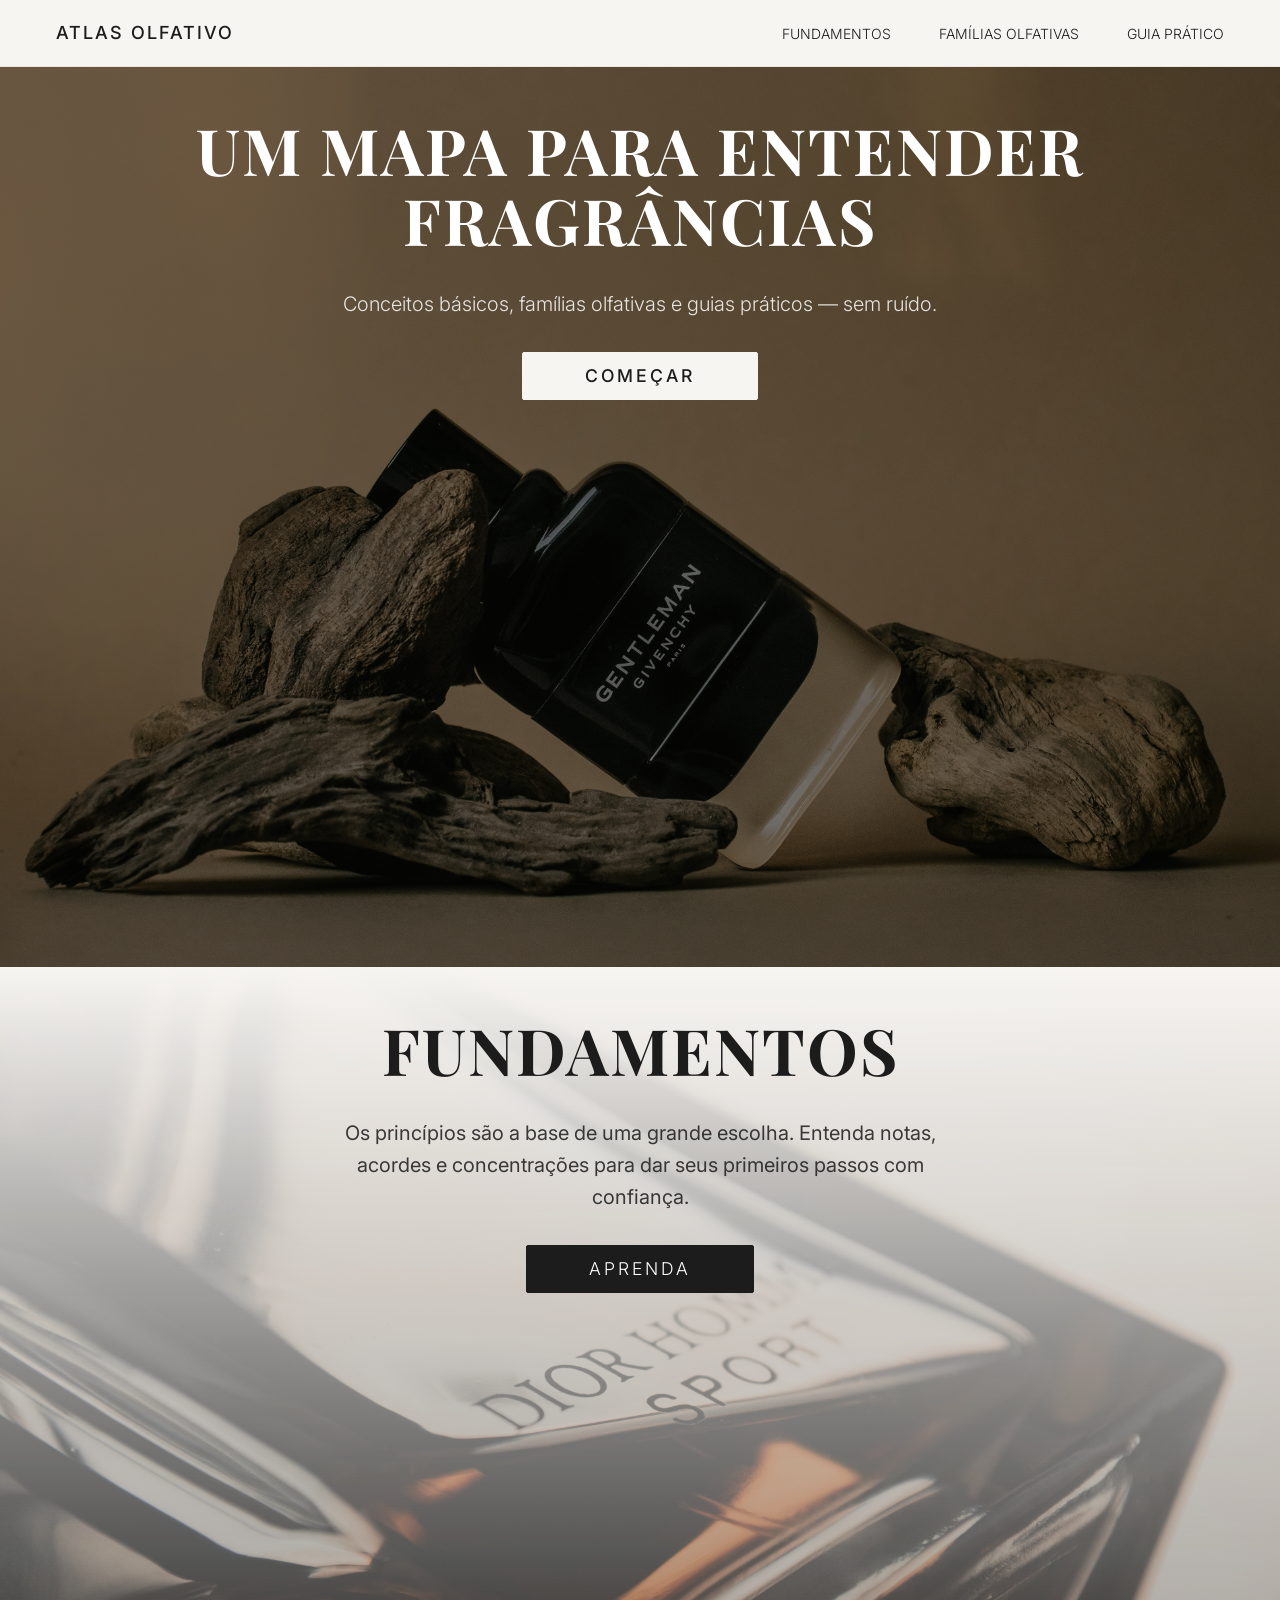
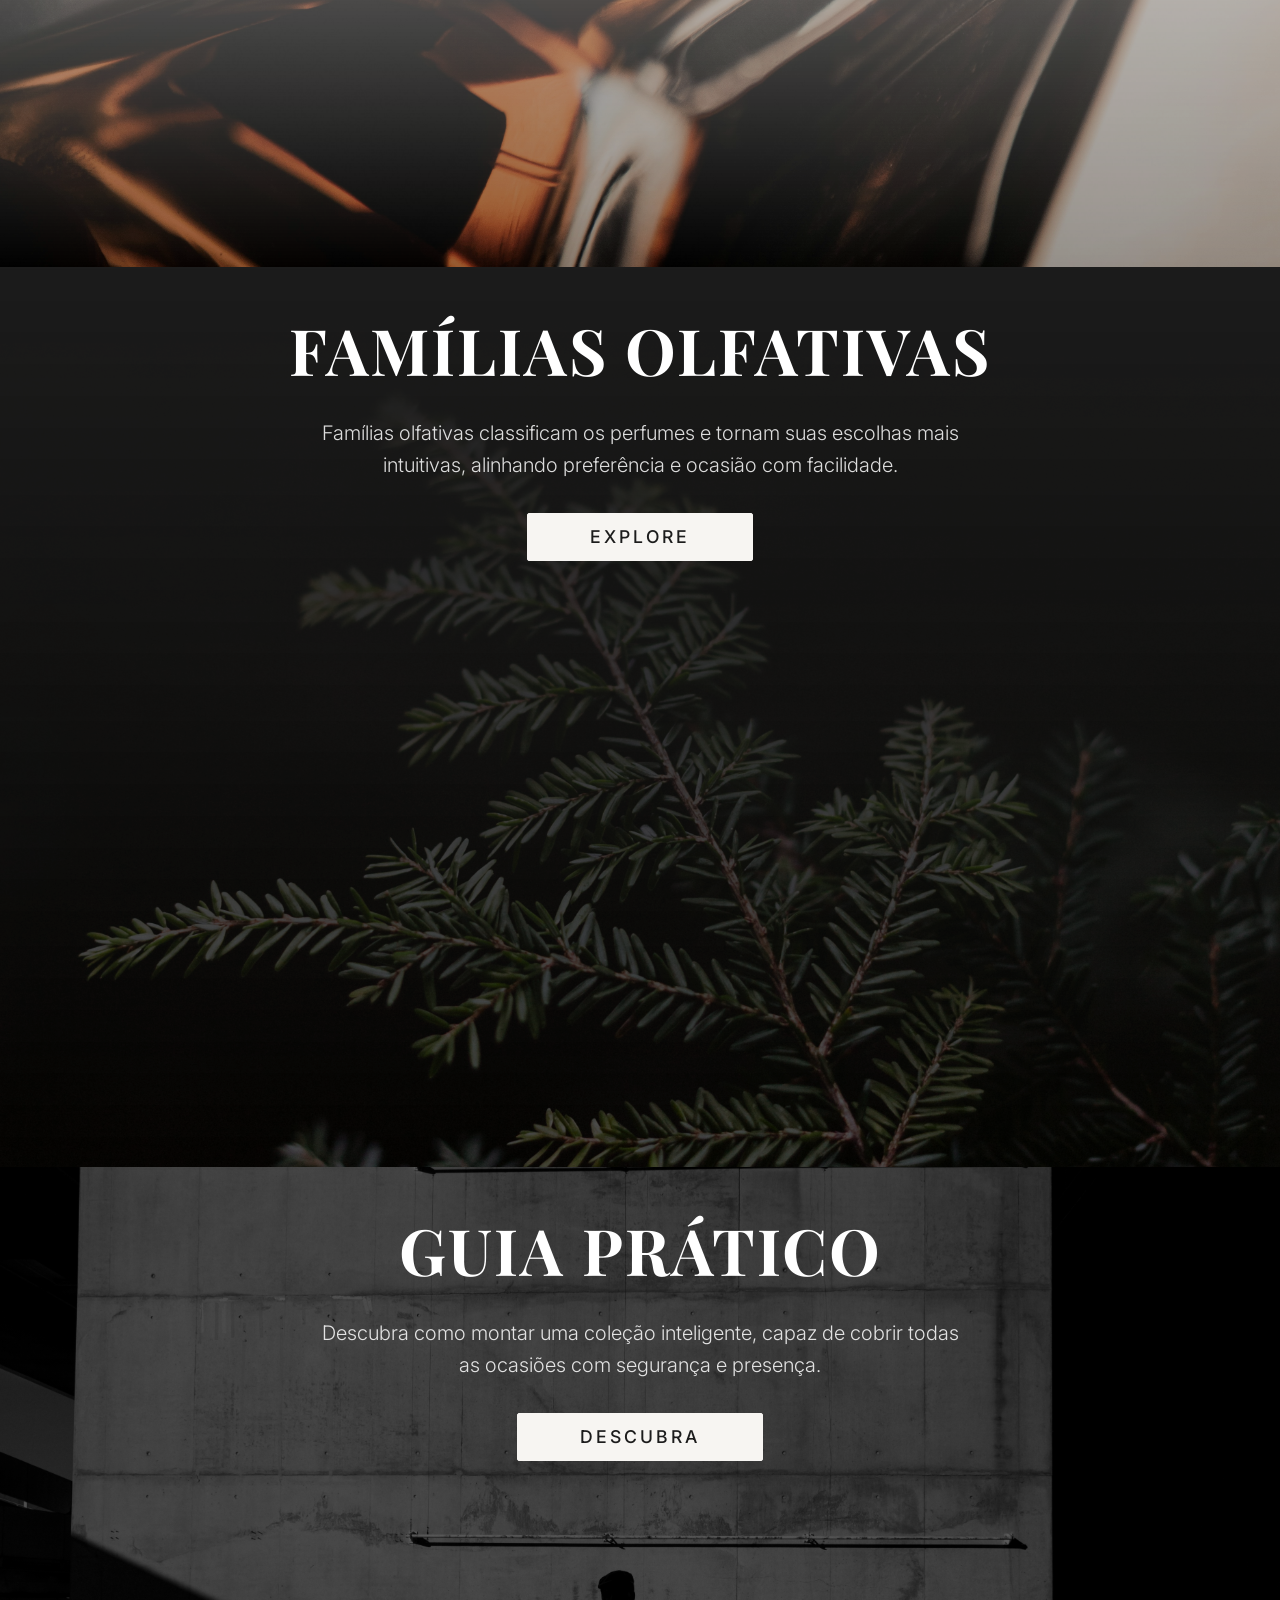
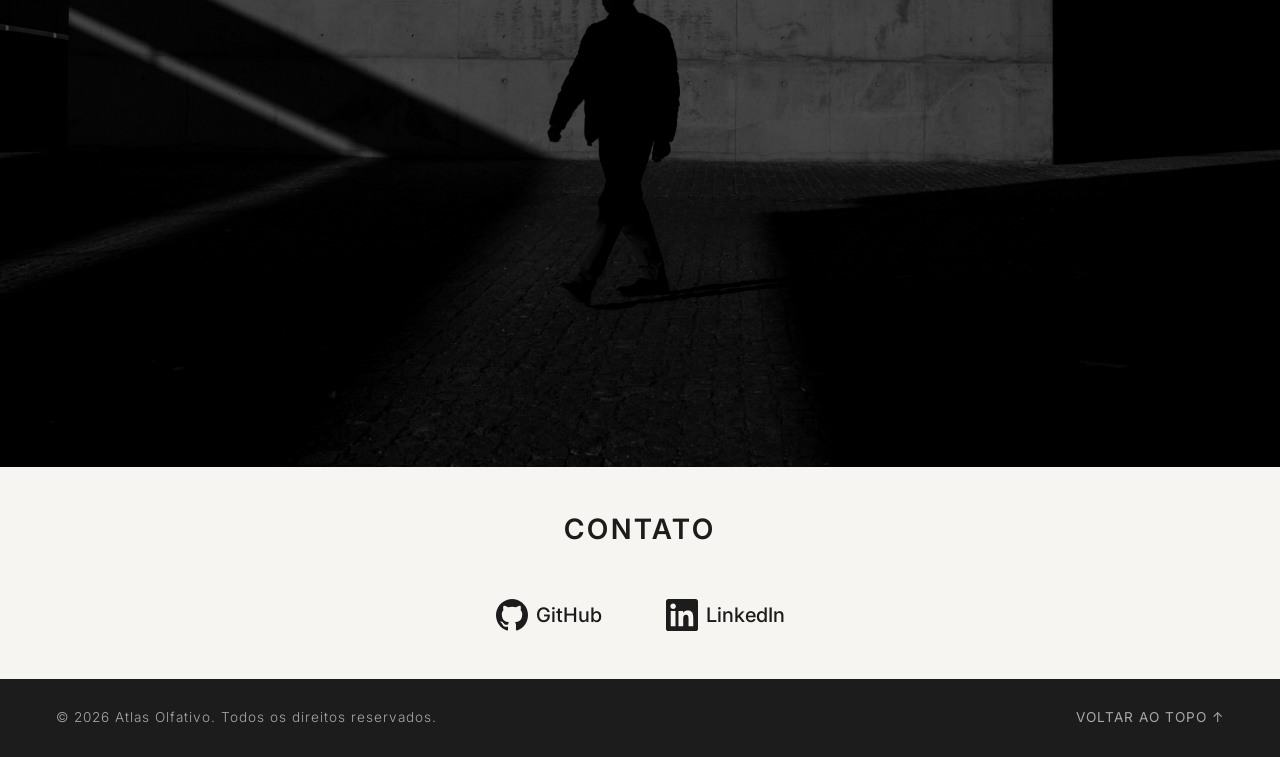
<file: index.html>
<!DOCTYPE html>
<html lang="pt-br">
<head>
    <meta charset="UTF-8">
    <meta name="viewport" content="width=device-width, initial-scale=1.0">
    <title>Atlas Olfativo</title>
    <link rel="stylesheet" href="reset.css">
    <link rel="preconnect" href="https://fonts.googleapis.com">
    <link rel="preconnect" href="https://fonts.gstatic.com" crossorigin>
    <link href="https://fonts.googleapis.com/css2?family=Inter:ital,opsz,wght@0,14..32,100..900;1,14..32,100..900&family=Italiana&display=swap" rel="stylesheet">
    <link href="https://fonts.googleapis.com/css2?family=Playfair+Display:ital,wght@0,400..900;1,400..900&display=swap" rel="stylesheet">
    <link rel="stylesheet" href="styles.css">
</head>

<body>

    <header class="cabecalho">
        <a href="index.html" class="cabecalho__home"><img src="img/home.svg" alt="Botão Home" class="cabecalho__imagem"></a>
        <h1 class="cabecalho__titulo"><a href="index.html" class="cabecalho__titulo-link">ATLAS OLFATIVO</a></h1>
        <input type="checkbox" id="menu" class="menu__botao">
        <label for="menu">
            <span class="cabecalho__menu"></span>
        </label>
        <ul class="menu__lista">
            <li class="menu__titulo">Categorias</li>
            <li class="menu__item"><a href="fund.html" class="menu__link">FUNDAMENTOS</a></li>
            <li class="menu__item"><a href="fam.html" class="menu__link">FAMÍLIAS OLFATIVAS</a></li>
            <li class="menu__item"><a href="guia.html" class="menu__link">GUIA PRÁTICO</a></li>
        </ul>
    </header>

    <section class="hero">
        <h2 class="hero__titulo">UM MAPA PARA ENTENDER FRAGRÂNCIAS</h2>
        <p class="hero__texto">Conceitos básicos, famílias olfativas e guias práticos — sem ruído.</p>
        <a href="#preview" class="hero__botao">COMEÇAR</a>
    </section>

    <section class="preview" id="preview"> 
        <h2 class="preview__titulo">FUNDAMENTOS</h2>
        <p class="preview__texto">Os princípios são a base de uma grande escolha. Entenda notas, acordes e concentrações para dar seus primeiros passos com confiança.</p>
        <a href="fund.html" class="preview__botao">APRENDA</a>
        <div class="preview__moldura">
            <img src="img/dior-homme.jpg" alt="Perfume" class="preview__imagem">
        </div>
    </section>

    <section class="preview2">
        <h2 class="preview2__titulo">FAMÍLIAS OLFATIVAS</h2>
        <p class="preview2__texto">Famílias olfativas classificam os perfumes e tornam suas escolhas mais intuitivas, alinhando preferência e ocasião com facilidade.</p>
        <a href="fam.html" class="preview2__botao">EXPLORE</a>
        <div class="preview2__moldura">
            <img src="img/especiarias.jpg" alt="Especiaria" class="preview2__imagem">
        </div>
    </section>

    <section class="preview3">
        <h2 class="preview3__titulo">GUIA PRÁTICO</h2>
        <p class="preview3__texto">Descubra como montar uma coleção inteligente, capaz de cobrir todas as ocasiões com segurança e presença.</p>
        <a href="guia.html" class="preview3__botao">DESCUBRA</a>
    </section>

    <section class="contato">
        <h2 class="contato__titulo">CONTATO</h2>
        <div class="contato__itens">
            <a href="https://github.com/MuriloSlva" class="contato__link"><img src="img/github.svg" alt="GitHub" class="contato__imagem">GitHub</a>
            <a href="https://www.linkedin.com/in/murilo-silva-b70048385/" class="contato__link"><img src="img/linkedin.svg" alt="LinkedIn" class="contato__imagem">LinkedIn</a>
        </div>    
    </section>

    <footer class="rodape">
        <p class="rodape__texto">&copy; 2026 Atlas Olfativo. Todos os direitos reservados.</p>
        <a href="#" class="rodape__botao">VOLTAR AO TOPO &uarr;</a>
    </footer>

</body>
</html>
</file>
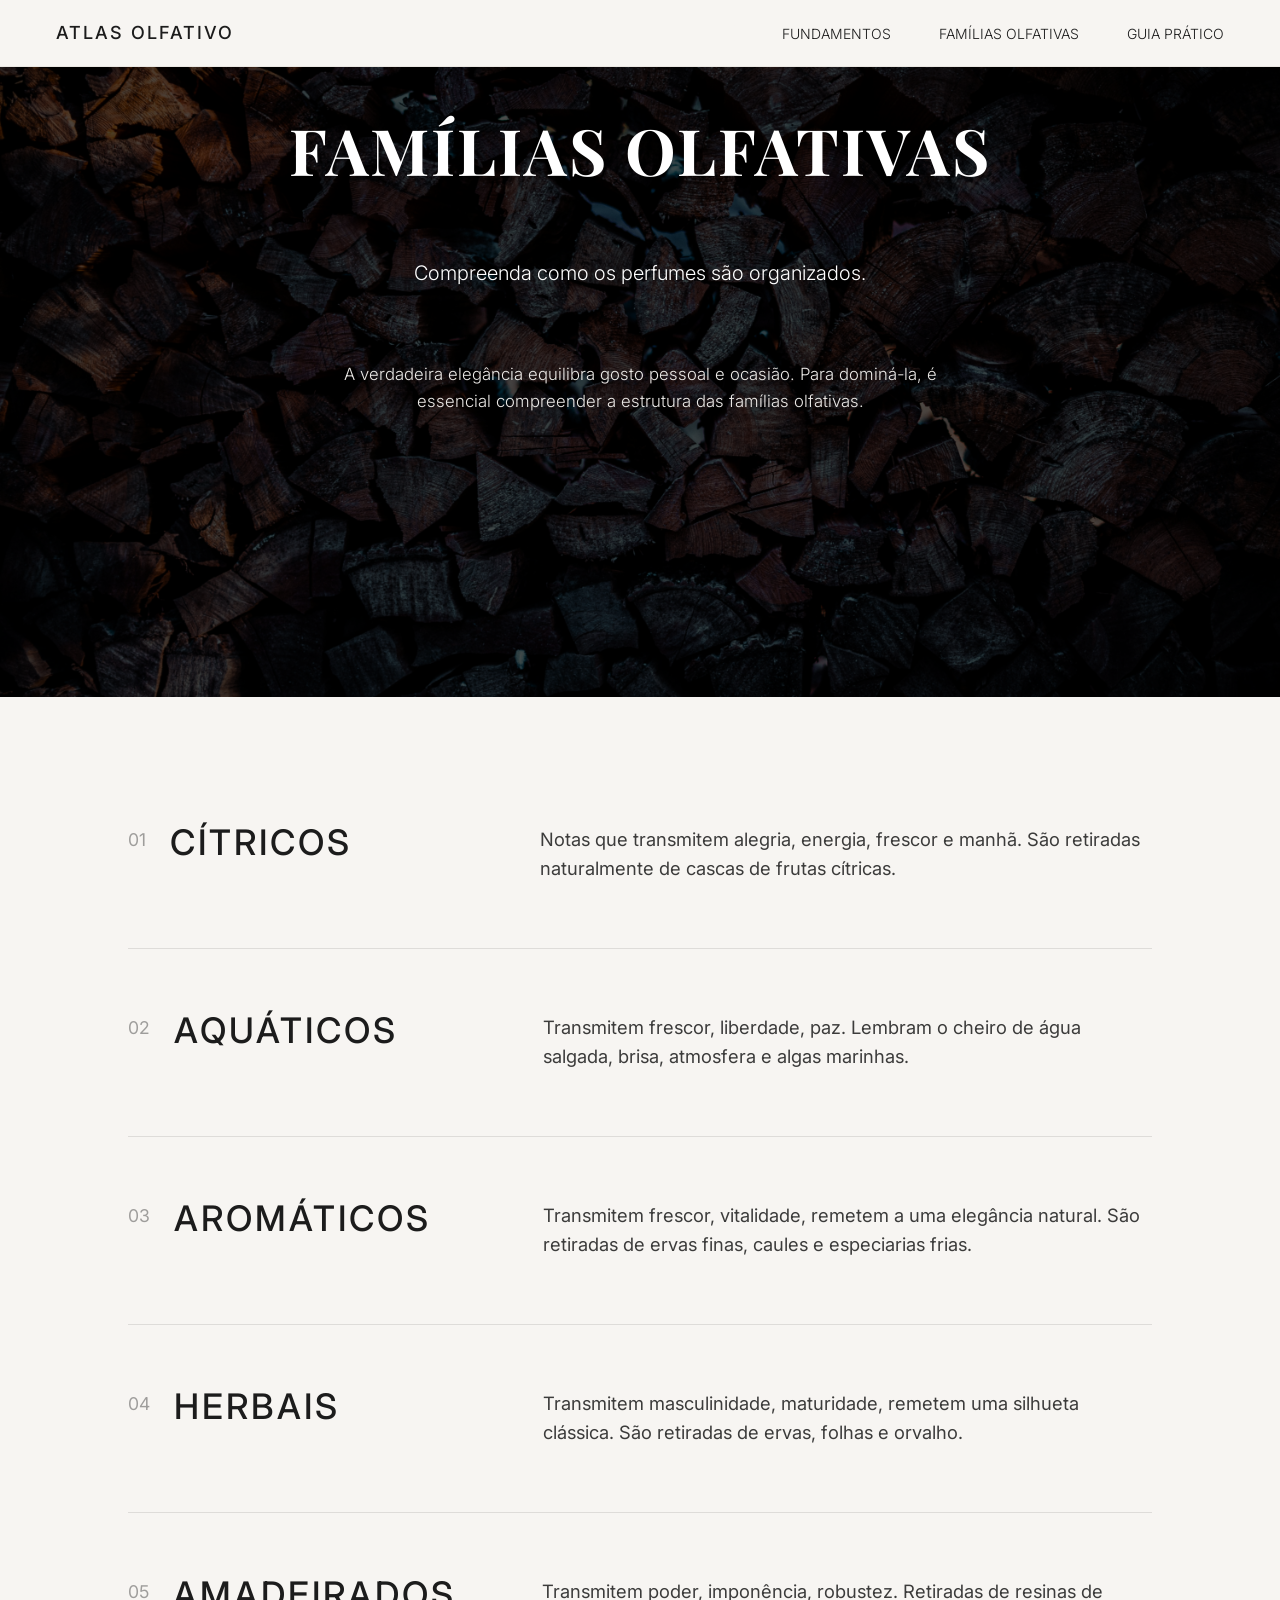
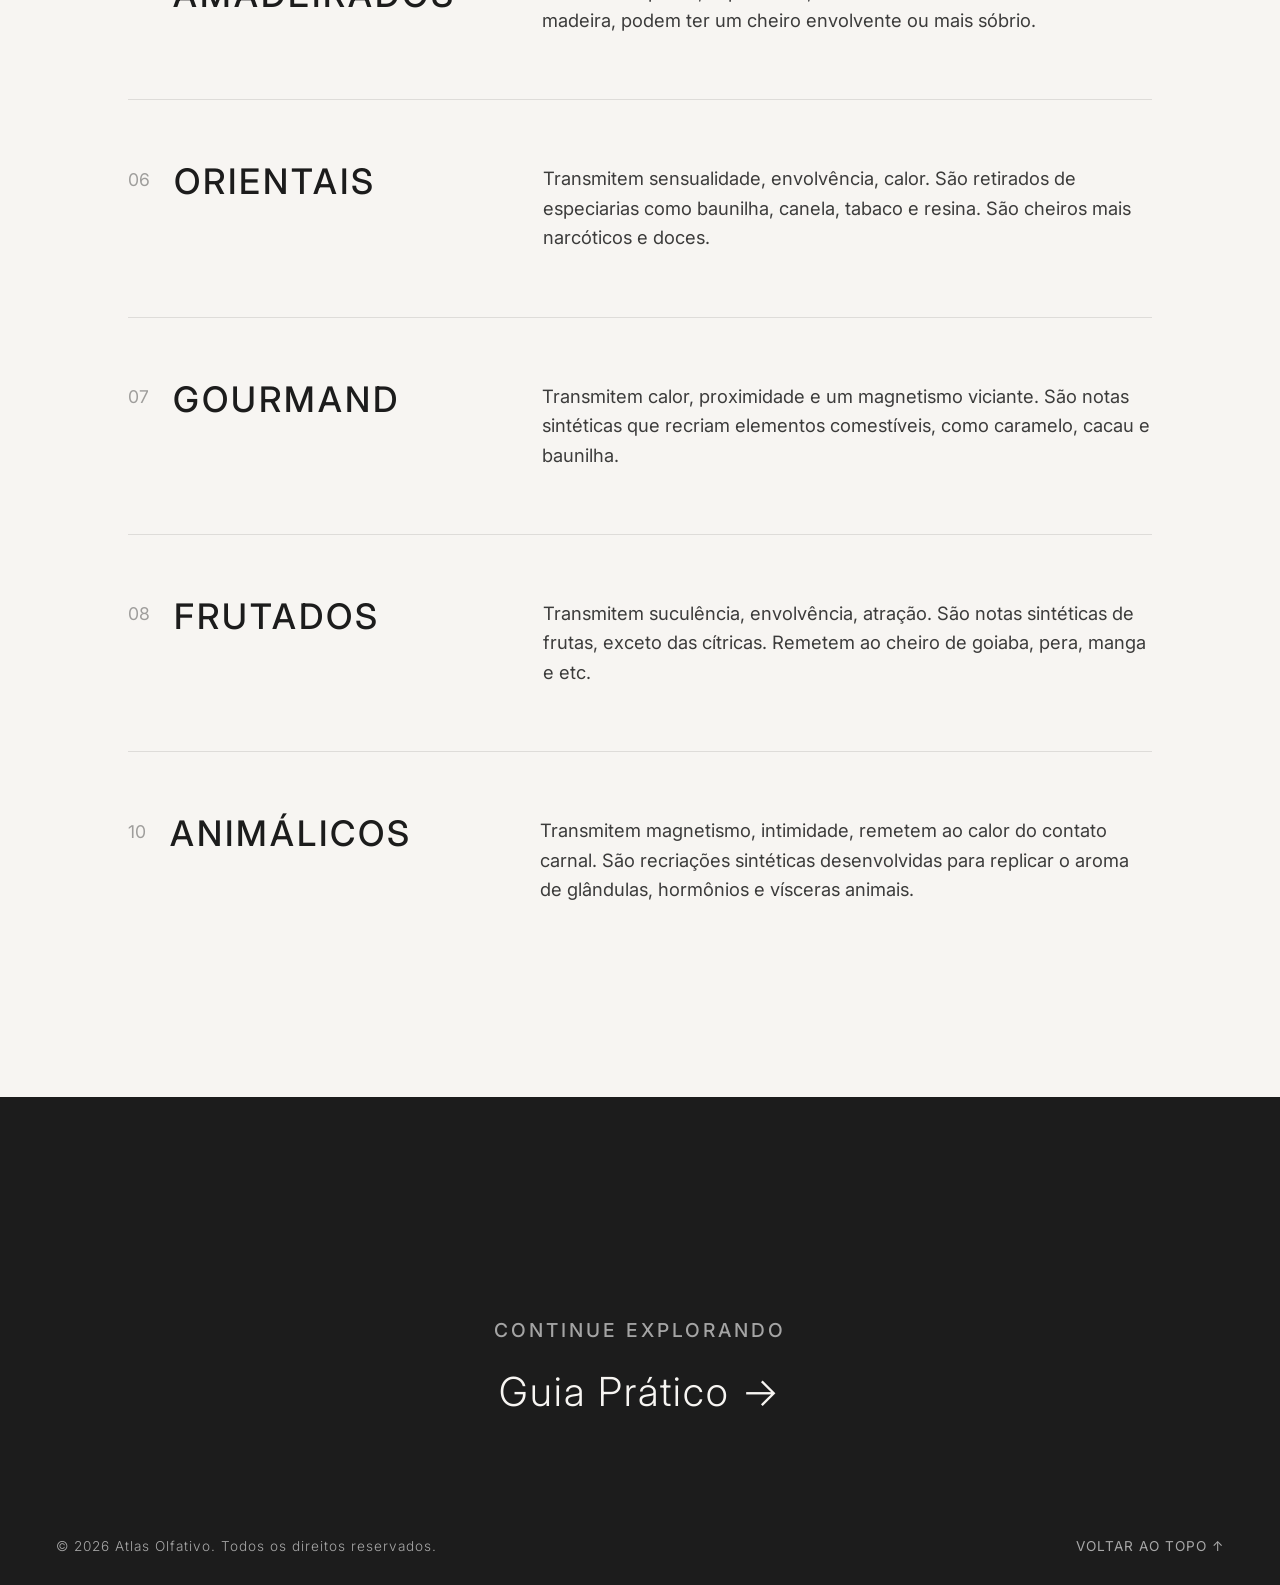
<file: fam.html>
<!DOCTYPE html>
<html lang="pt-br">
<head>
    <meta charset="UTF-8">
    <meta name="viewport" content="width=device-width, initial-scale=1.0">
    <title>Famílias Olfativas</title>
    <link rel="stylesheet" href="reset.css">
    <link rel="preconnect" href="https://fonts.googleapis.com">
    <link rel="preconnect" href="https://fonts.gstatic.com" crossorigin>
    <link href="https://fonts.googleapis.com/css2?family=Inter:ital,opsz,wght@0,14..32,100..900;1,14..32,100..900&family=Italiana&display=swap" rel="stylesheet">
    <link href="https://fonts.googleapis.com/css2?family=Playfair+Display:ital,wght@0,400..900;1,400..900&display=swap" rel="stylesheet">
    <link rel="stylesheet" href="styles.css">
</head>


<body>

    <header class="cabecalho">
            <a href="index.html" class="cabecalho__home"><img src="img/home.svg" alt="Botão Home" class="cabecalho__imagem"></a>
            <h1 class="cabecalho__titulo"><a href="index.html" class="cabecalho__titulo-link">ATLAS OLFATIVO</a></h1>
            <input type="checkbox" id="menu" class="menu__botao">
            <label for="menu">
                <span class="cabecalho__menu"></span>
            </label>
            <ul class="menu__lista">
                <li class="menu__titulo">Categorias</li>
                <li class="menu__item"><a href="fund.html" class="menu__link">FUNDAMENTOS</a></li>
                <li class="menu__item"><a href="fam.html" class="menu__link">FAMÍLIAS OLFATIVAS</a></li>
                <li class="menu__item"><a href="guia.html" class="menu__link">GUIA PRÁTICO</a></li>
            </ul>
    </header>

    <section class="familias">
        <h1 class="familias__titulo">FAMÍLIAS OLFATIVAS</h1>
        <p class="familias__subtitulo">Compreenda como os perfumes são organizados.</p>
        <p class="familias__descricao">A verdadeira elegância equilibra gosto pessoal e ocasião. Para dominá-la, é essencial compreender a estrutura das famílias olfativas.</p>
        <div class="familias__moldura">
            <img src="img/madeiras.jpg" alt="Perfume" class="familias__imagem">
        </div>
    </section>

    <section class="fam__container">
        
        <article class="fam__item">
            <span class="fam__numero">01</span>
            <div class="fam__conteudo">
                <h2 class="fam__titulo">CÍTRICOS</h2>
                <p class="fam__descricao">Notas que transmitem alegria, energia, frescor e manhã. São retiradas naturalmente de cascas de frutas cítricas.</p>
            </div>
        </article>

        <article class="fam__item">
            <span class="fam__numero">02</span>
            <div class="fam__conteudo">
                <h2 class="fam__titulo">AQUÁTICOS</h2>
                <p class="fam__descricao">Transmitem frescor, liberdade, paz. Lembram o cheiro de água salgada, brisa, atmosfera e algas marinhas.</p>
            </div>
        </article>

        <article class="fam__item">
            <span class="fam__numero">03</span>
            <div class="fam__conteudo">
                <h2 class="fam__titulo">AROMÁTICOS</h2>
                <p class="fam__descricao">Transmitem frescor, vitalidade, remetem a uma elegância natural. São retiradas de ervas finas, caules e especiarias frias.</p>
            </div>
        </article>        

        <article class="fam__item">
            <span class="fam__numero">04</span>
            <div class="fam__conteudo">
                <h2 class="fam__titulo">HERBAIS</h2>
                <p class="fam__descricao">Transmitem masculinidade, maturidade, remetem uma silhueta clássica. São retiradas de ervas, folhas e orvalho.</p>
            </div>    
        </article>
        
        <article class="fam__item">
            <span class="fam__numero">05</span>
            <div class="fam__conteudo">
                <h2 class="fam__titulo">AMADEIRADOS</h2>
                <p class="fam__descricao">Transmitem poder, imponência, robustez. Retiradas de resinas de madeira, podem ter um cheiro envolvente ou mais sóbrio.</p>
            </div>
        </article>        

        <article class="fam__item">
            <span class="fam__numero">06</span>
            <div class="fam__conteudo">
                <h2 class="fam__titulo">ORIENTAIS</h2>
                <p class="fam__descricao">Transmitem sensualidade, envolvência, calor. São retirados de especiarias como baunilha, canela, tabaco e resina. São cheiros mais narcóticos e doces.</p>
            </div>    
        </article>    

        <article class="fam__item">
            <span class="fam__numero">07</span>
            <div class="fam__conteudo">
                <h2 class="fam__titulo">GOURMAND</h2>
                <p class="fam__descricao">Transmitem calor, proximidade e um magnetismo viciante. São notas sintéticas que recriam elementos comestíveis, como caramelo, cacau e baunilha.</p>
            </div>
        </article>        

        <article class="fam__item">
            <span class="fam__numero">08</span>
            <div class="fam__conteudo">
                <h2 class="fam__titulo">FRUTADOS</h2>
                <p class="fam__descricao">Transmitem suculência, envolvência, atração. São notas sintéticas de frutas, exceto das cítricas. Remetem ao cheiro de goiaba, pera, manga e etc.</p>
            </div>
        </article>
        
        <article class="fam__item">
            <span class="fam__numero">10</span>
            <div class="fam__conteudo">
                <h2 class="fam__titulo">ANIMÁLICOS</h2>
                <p class="fam__descricao">Transmitem magnetismo, intimidade, remetem ao calor do contato carnal. São recriações sintéticas desenvolvidas para replicar o aroma de glândulas, hormônios e vísceras animais.</p>
            </div>
        </article>        

    </section>

    <section class="continue">
            <h2 class="continue__titulo">Continue explorando</h2>
            <a href="guia.html" class="continue__botao">Guia Prático &rarr;</a>
        </section>

    <footer class="rodape">
            <p class="rodape__texto">&copy; 2026 Atlas Olfativo. Todos os direitos reservados.</p>
            <a href="#" class="rodape__botao">VOLTAR AO TOPO &uarr;</a>
    </footer>

</body>
</file>
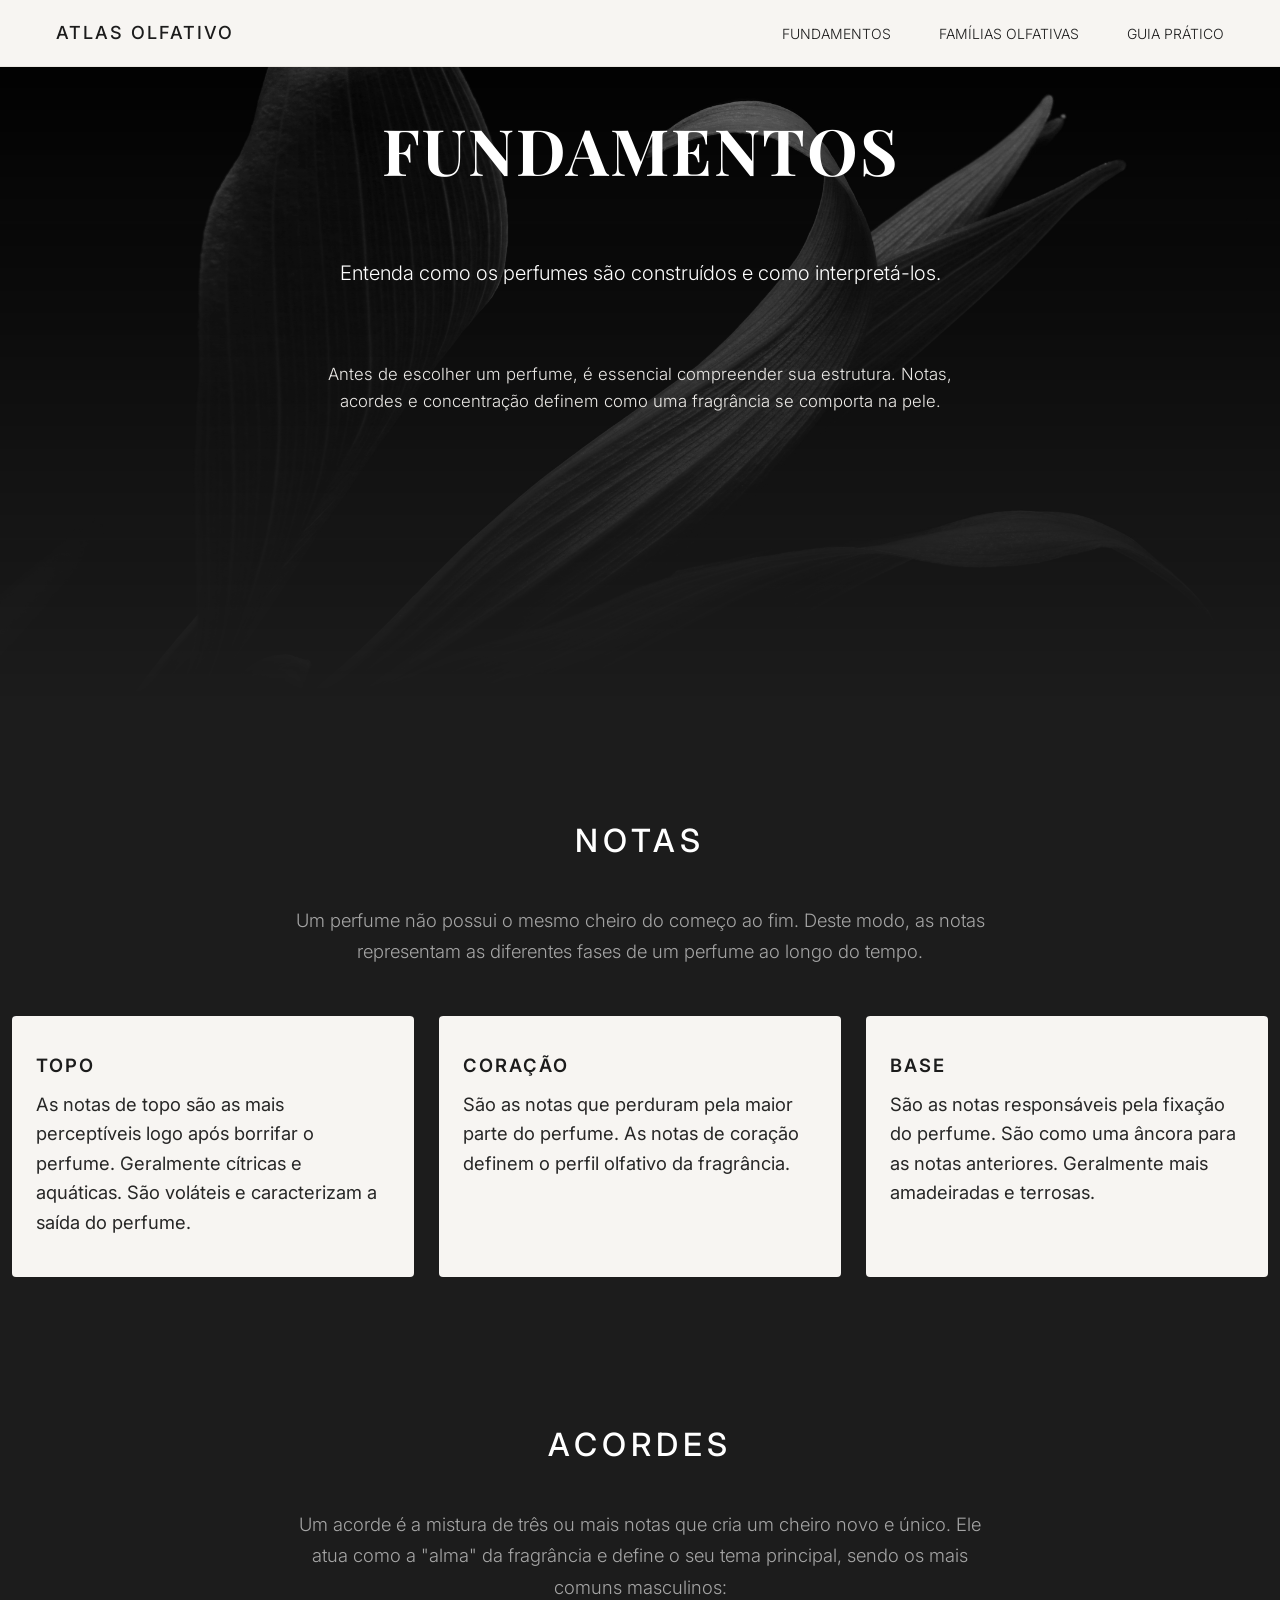
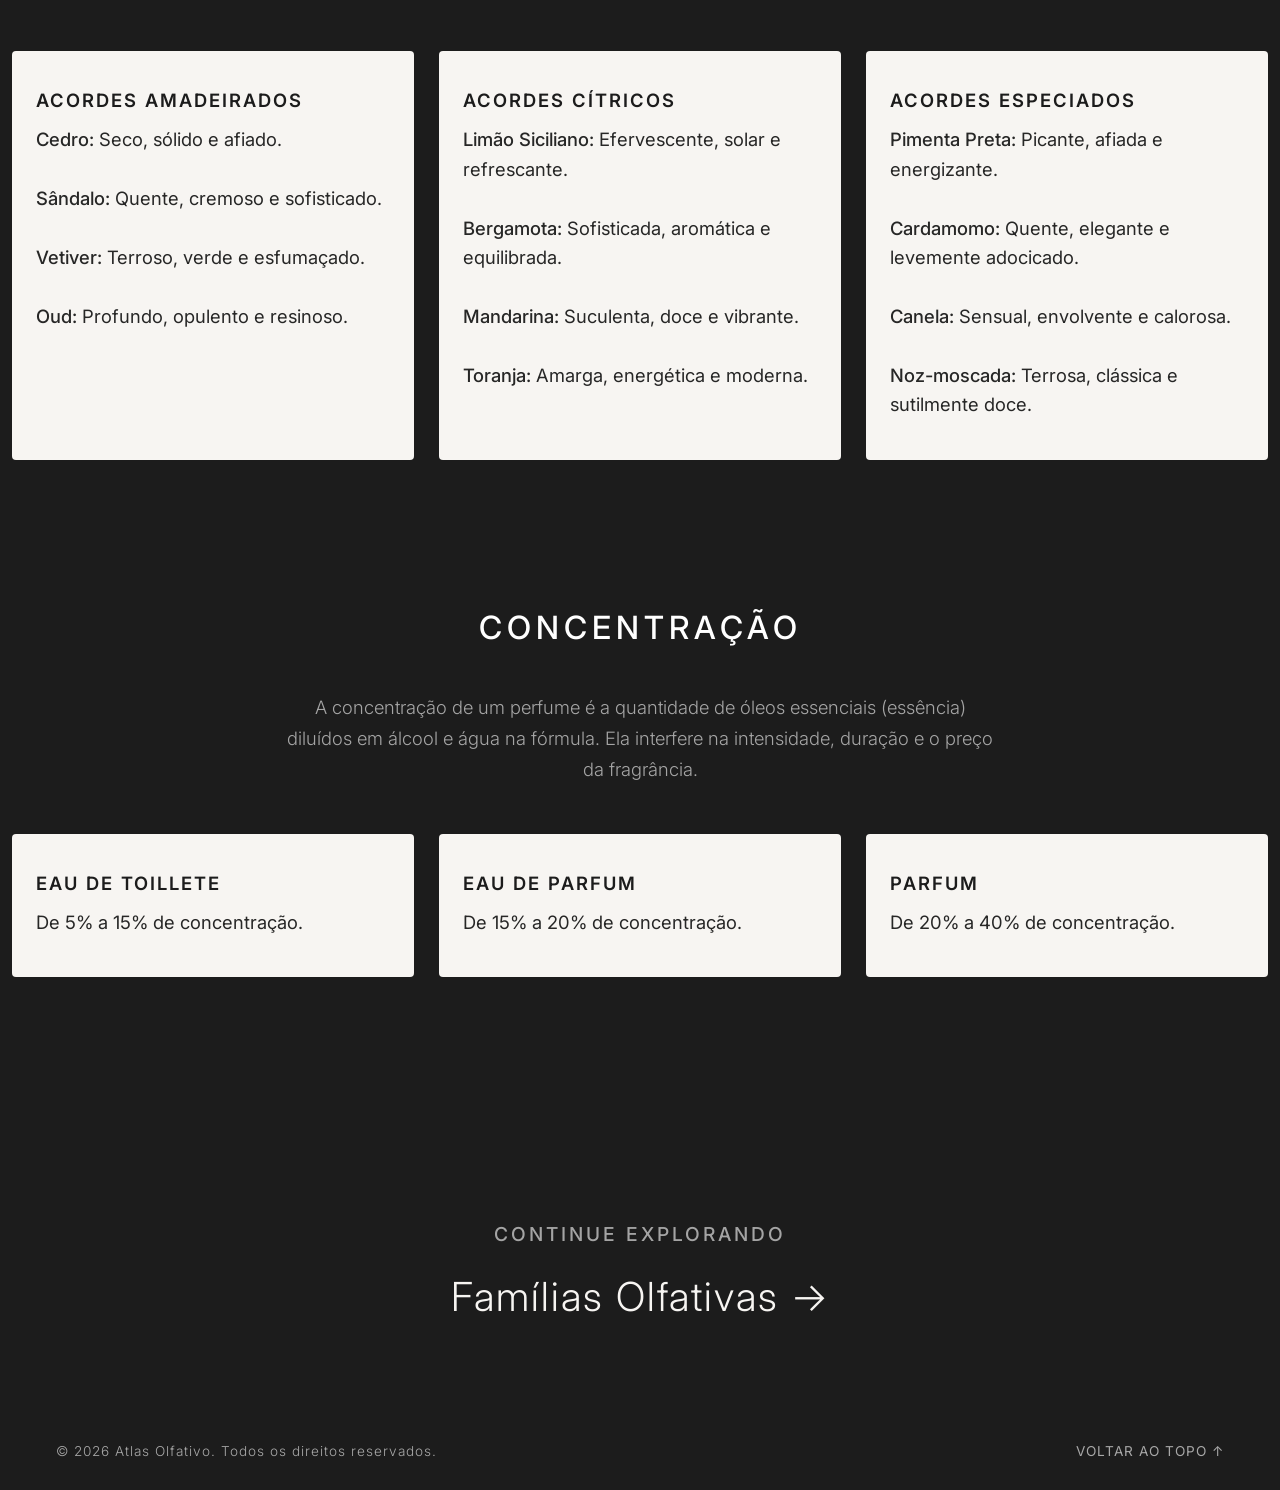
<file: fund.html>
<!DOCTYPE html>
<html lang="pt-br">
<head>
    <meta charset="UTF-8">
    <meta name="viewport" content="width=device-width, initial-scale=1.0">
    <title>Fundamentos</title>
    <link rel="stylesheet" href="reset.css">
    <link rel="preconnect" href="https://fonts.googleapis.com">
    <link rel="preconnect" href="https://fonts.gstatic.com" crossorigin>
    <link href="https://fonts.googleapis.com/css2?family=Inter:ital,opsz,wght@0,14..32,100..900;1,14..32,100..900&family=Italiana&display=swap" rel="stylesheet">
    <link href="https://fonts.googleapis.com/css2?family=Playfair+Display:ital,wght@0,400..900;1,400..900&display=swap" rel="stylesheet">
    <link rel="stylesheet" href="styles.css">
</head>

<body>

    <header class="cabecalho">
        <a href="index.html" class="cabecalho__home"><img src="img/home.svg" alt="Botão Home" class="cabecalho__imagem"></a>
        <h1 class="cabecalho__titulo"><a href="index.html" class="cabecalho__titulo-link">ATLAS OLFATIVO</a></h1>
        <input type="checkbox" id="menu" class="menu__botao">
        <label for="menu">
            <span class="cabecalho__menu"></span>
        </label>
        <ul class="menu__lista">
            <li class="menu__titulo">Categorias</li>
            <li class="menu__item"><a href="fund.html" class="menu__link">FUNDAMENTOS</a></li>
            <li class="menu__item"><a href="fam.html" class="menu__link">FAMÍLIAS OLFATIVAS</a></li>
            <li class="menu__item"><a href="guia.html" class="menu__link">GUIA PRÁTICO</a></li>
        </ul>
    </header>

    <section class="fundamentos">
        <h1 class="fundamentos__titulo">FUNDAMENTOS</h1>
        <p class="fundamentos__subtitulo">Entenda como os perfumes são construídos e como interpretá-los.</p>
        <p class="fundamentos__descricao">Antes de escolher um perfume, é essencial compreender sua estrutura. Notas, acordes e concentração definem como uma fragrância se comporta na pele.</p>
        <div class="fundamentos__moldura">
            <img src="img/flor.jpg" alt="Perfume" class="fundamentos__imagem">
        </div>
    </section>

    <section class="fund__container">

        <h2 class="fund__titulo">NOTAS</h2>
        <p class="fund__titulo__descricao">Um perfume não possui o mesmo cheiro do começo ao fim. Deste modo, as notas representam as diferentes fases de um perfume ao longo do tempo.</p>
        
        <div class="fund__grid">
            <div class="fund__card">
                <h3 class="fund__subtitulo">Topo</h3>
                <p class="fund__descricao">As notas de topo são as mais perceptíveis logo após borrifar o perfume. Geralmente cítricas e aquáticas. São voláteis e caracterizam a saída do perfume.</p>
            </div>

            <div class="fund__card">
                <h3 class="fund__subtitulo">Coração</h3>
                <p class="fund__descricao">São as notas que perduram pela maior parte do perfume. As notas de coração definem o perfil olfativo da fragrância.</p>
            </div>
            
            <div class="fund__card">
                <h3 class="fund__subtitulo">Base</h3>
                <p class="fund__descricao">São as notas responsáveis pela fixação do perfume. São como uma âncora para as notas anteriores. Geralmente mais amadeiradas e terrosas.</p>
            </div>
        </div>

    </section>

    <section class="fund__container">

        <h2 class="fund__titulo">ACORDES</h2>
        <p class="fund__titulo__descricao">Um acorde é a mistura de três ou mais notas que cria um cheiro novo e único. Ele atua como a "alma" da fragrância e define o seu tema principal, sendo os mais comuns masculinos:</p>

        <div class="fund__grid">
            <div class="fund__card">
                <h3 class="fund__subtitulo">ACORDES AMADEIRADOS</h3>
                <p class="fund__descricao"><strong>Cedro:</strong> Seco, sólido e afiado.<br><br>
                                            <strong>Sândalo:</strong> Quente, cremoso e sofisticado.<br><br>
                                            <strong>Vetiver:</strong> Terroso, verde e esfumaçado.<br><br>
                                            <strong>Oud:</strong> Profundo, opulento e resinoso.
                </p>
            </div>

            <div class="fund__card">
                <h3 class="fund__subtitulo">ACORDES CÍTRICOS</h3>
                <p class="fund__descricao"><strong>Limão Siciliano:</strong> Efervescente, solar e refrescante.<br><br>
                                            <strong>Bergamota:</strong> Sofisticada, aromática e equilibrada.<br><br>
                                            <strong>Mandarina:</strong> Suculenta, doce e vibrante.<br><br>
                                            <strong>Toranja:</strong> Amarga, energética e moderna.
                </p>
            </div>
        
            <div class="fund__card">
                <h3 class="fund__subtitulo">ACORDES ESPECIADOS</h3>
                <p class="fund__descricao"><strong>Pimenta Preta:</strong> Picante, afiada e energizante.<br><br>
                                            <strong>Cardamomo:</strong> Quente, elegante e levemente adocicado.<br><br>
                                            <strong>Canela:</strong> Sensual, envolvente e calorosa.<br><br>
                                            <strong>Noz-moscada:</strong> Terrosa, clássica e sutilmente doce.
                </p>
            </div>
        </div>

    </section>

    <section class="fund__container">

        <h2 class="fund__titulo">CONCENTRAÇÃO</h2>
        <p class="fund__titulo__descricao">A concentração de um perfume é a quantidade de óleos essenciais (essência) diluídos em álcool e água na fórmula. Ela interfere na intensidade, duração e o preço da fragrância.</p>

        <div class="fund__grid">
            <div class="fund__card">
                <h3 class="fund__subtitulo">Eau de Toillete</h3>
                <p class="fund__descricao">De 5% a 15% de concentração.</p>
            </div>

            <div class="fund__card">
                <h3 class="fund__subtitulo">Eau de Parfum</h3>
                <p class="fund__descricao">De 15% a 20% de concentração.</p>
            </div>
        
            <div class="fund__card">
                <h3 class="fund__subtitulo">Parfum</h3>
                <p class="fund__descricao">De 20% a 40% de concentração.</p>
            </div>
        </div>

    </section>

    <section class="continue">
        <h2 class="continue__titulo">Continue explorando</h2>
        <a href="fam.html" class="continue__botao">Famílias Olfativas &rarr;</a>
    </section>

    <footer class="rodape">
        <p class="rodape__texto">&copy; 2026 Atlas Olfativo. Todos os direitos reservados.</p>
        <a href="#" class="rodape__botao">VOLTAR AO TOPO &uarr;</a>
    </footer>

</body>
</html>
</file>
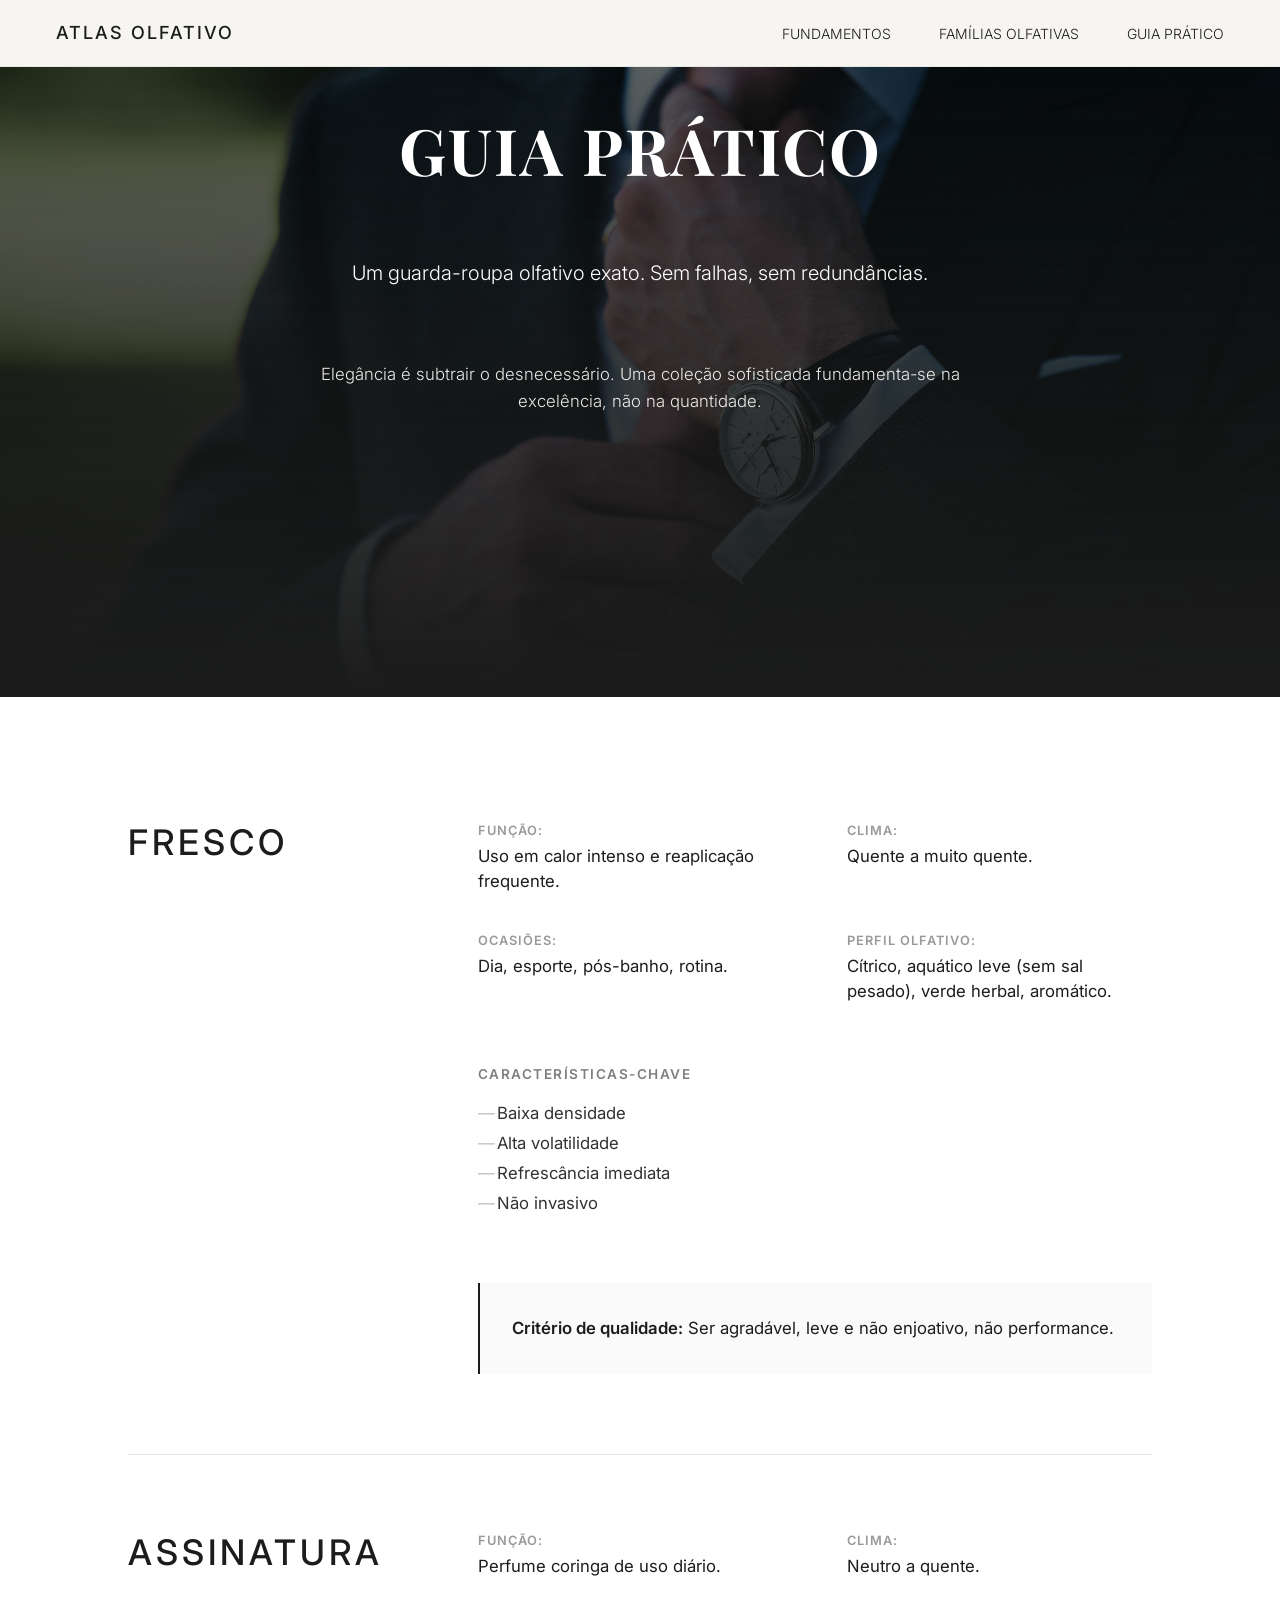
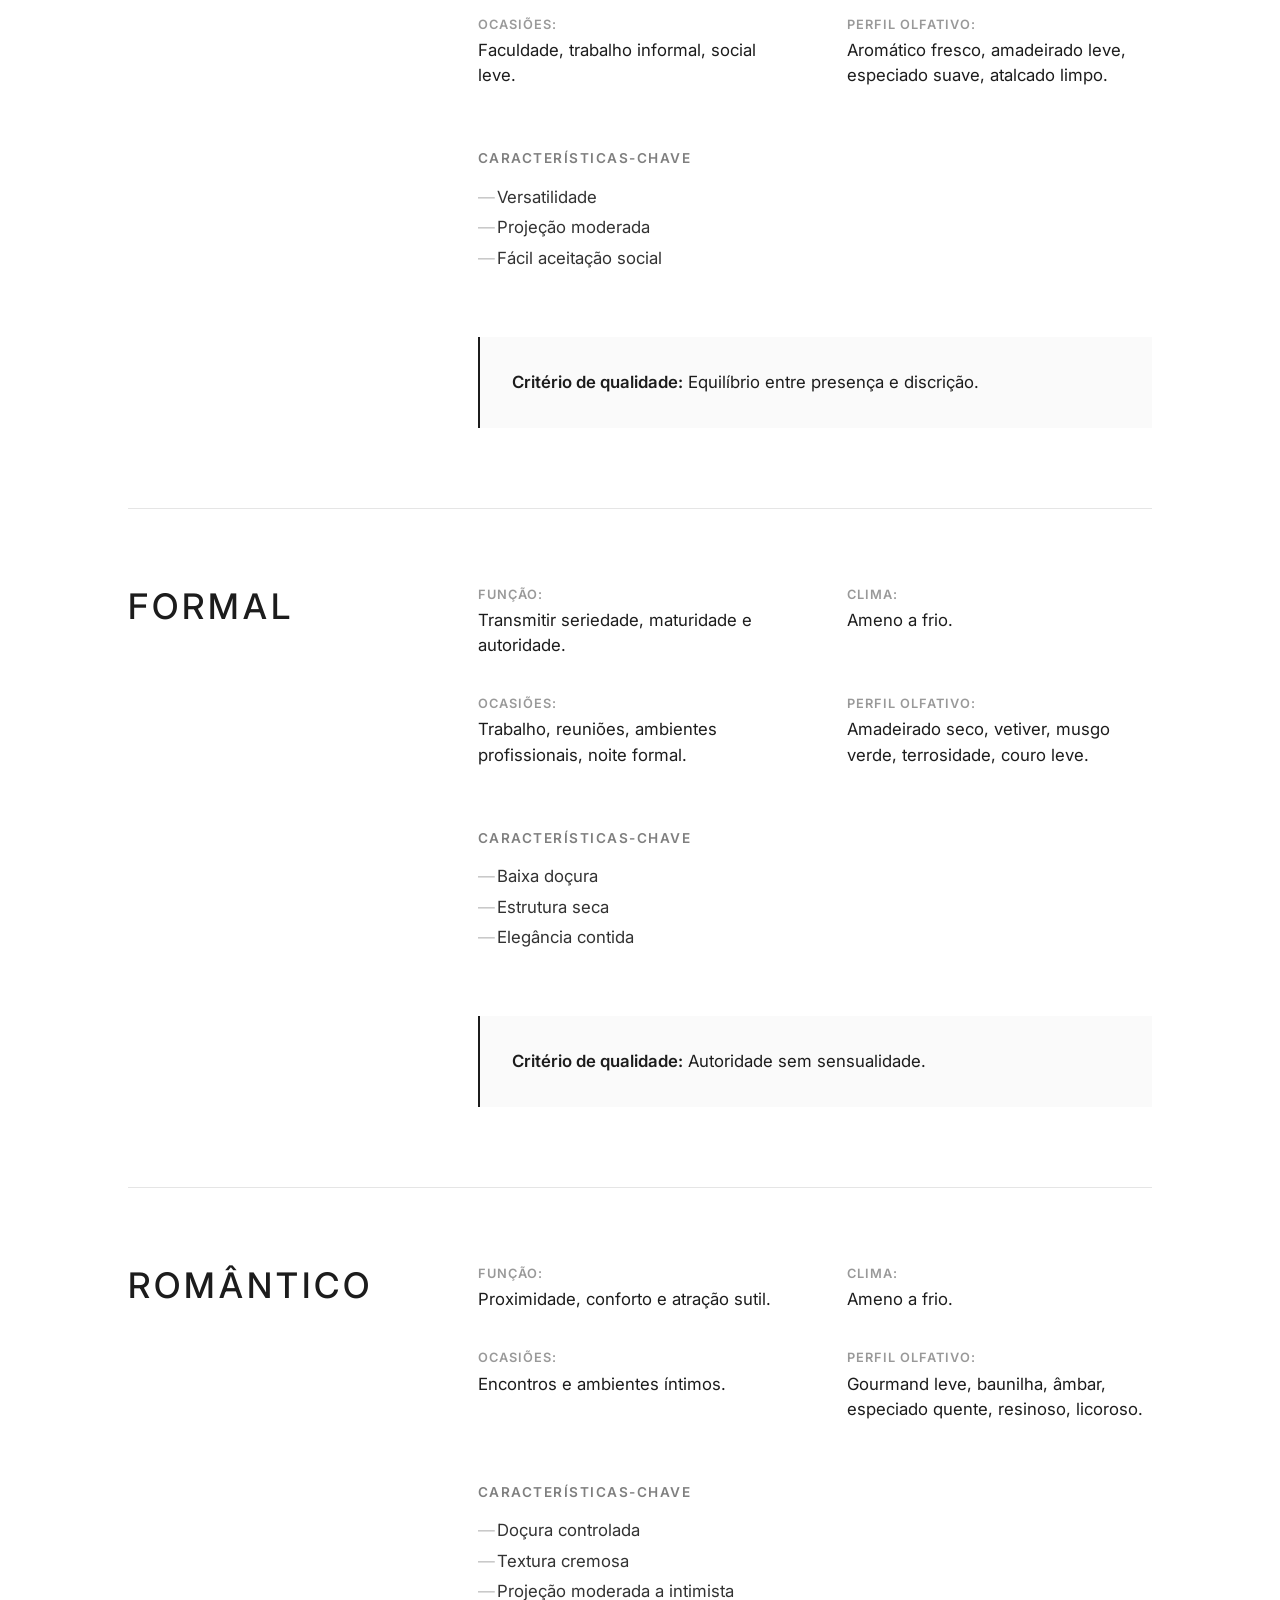
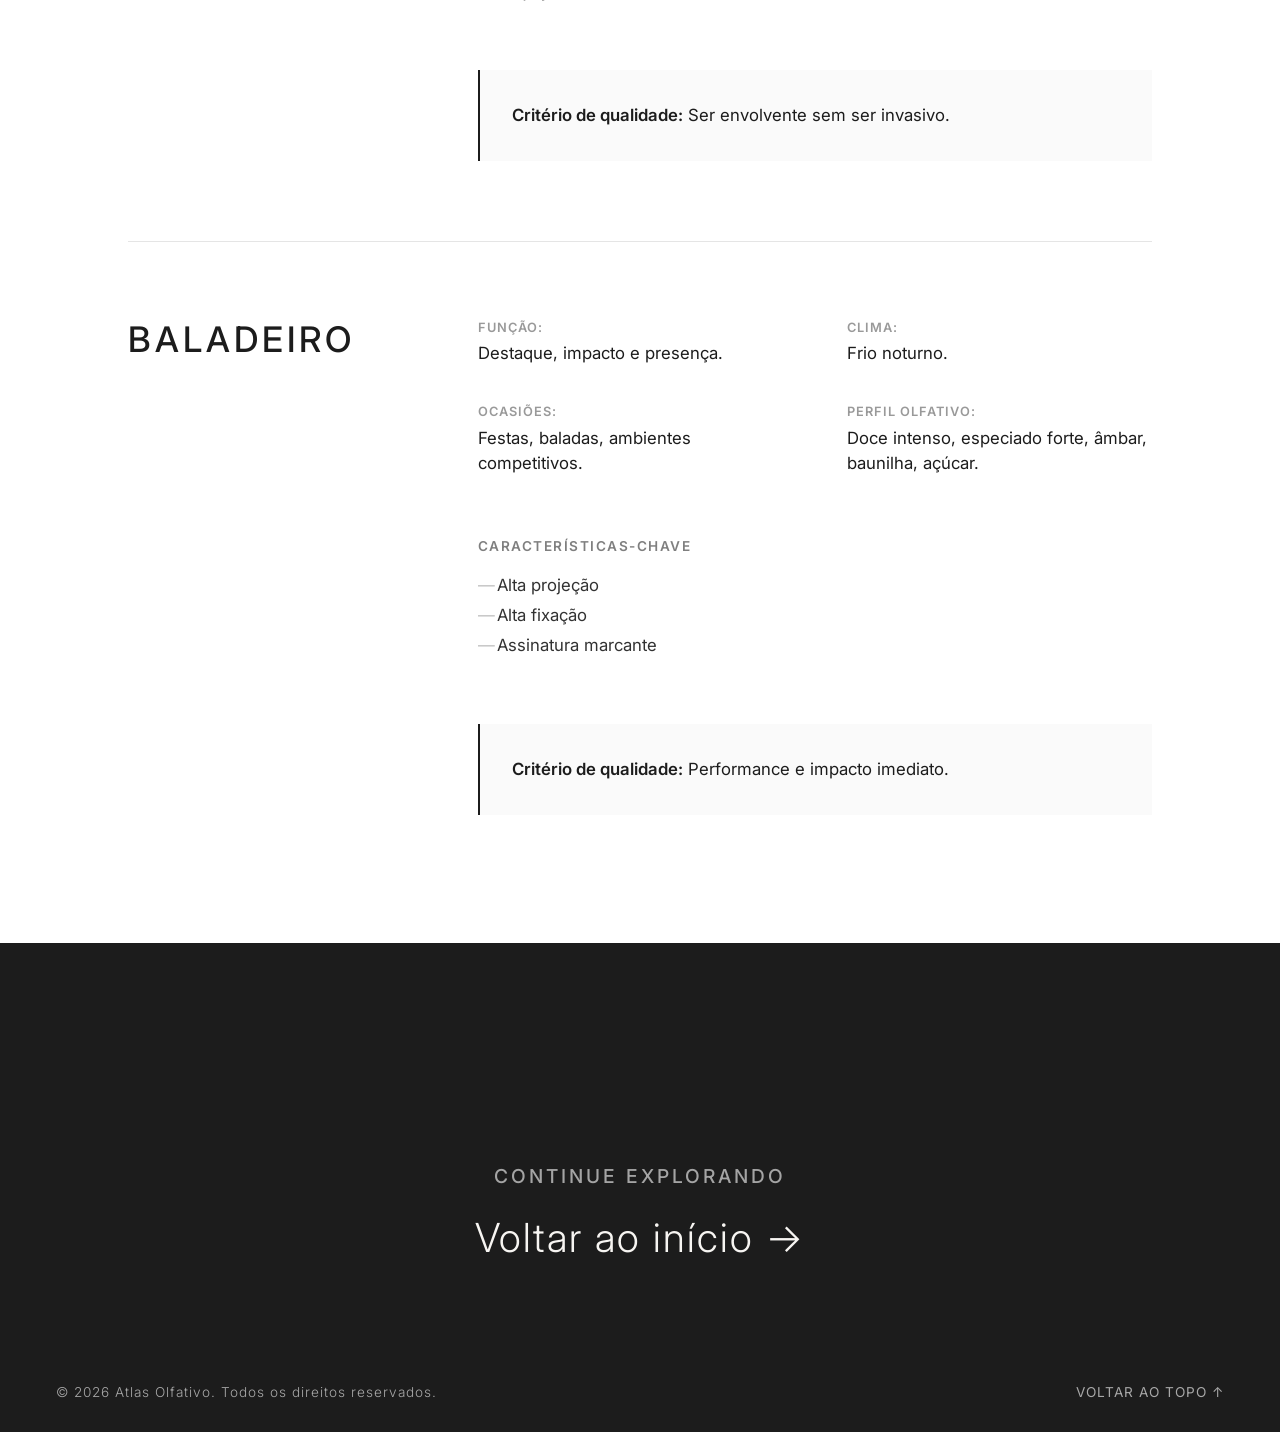
<file: guia.html>
<!DOCTYPE html>
<html lang="pt-br">
<head>
    <meta charset="UTF-8">
    <meta name="viewport" content="width=device-width, initial-scale=1.0">
    <title>Guia Prático</title>
    <link rel="stylesheet" href="reset.css">
    <link rel="preconnect" href="https://fonts.googleapis.com">
    <link rel="preconnect" href="https://fonts.gstatic.com" crossorigin>
    <link href="https://fonts.googleapis.com/css2?family=Inter:ital,opsz,wght@0,14..32,100..900;1,14..32,100..900&family=Italiana&display=swap" rel="stylesheet">
    <link href="https://fonts.googleapis.com/css2?family=Playfair+Display:ital,wght@0,400..900;1,400..900&display=swap" rel="stylesheet">
    <link rel="stylesheet" href="styles.css">
</head>


<body>

    <header class="cabecalho">
            <a href="index.html" class="cabecalho__home"><img src="img/home.svg" alt="Botão Home" class="cabecalho__imagem"></a>
            <h1 class="cabecalho__titulo"><a href="index.html" class="cabecalho__titulo-link">ATLAS OLFATIVO</a></h1>
            <input type="checkbox" id="menu" class="menu__botao">
            <label for="menu">
                <span class="cabecalho__menu"></span>
            </label>
            <ul class="menu__lista">
                <li class="menu__titulo">Categorias</li>
                <li class="menu__item"><a href="fund.html" class="menu__link">FUNDAMENTOS</a></li>
                <li class="menu__item"><a href="fam.html" class="menu__link">FAMÍLIAS OLFATIVAS</a></li>
                <li class="menu__item"><a href="guia.html" class="menu__link">GUIA PRÁTICO</a></li>
            </ul>
    </header>

    <section class="guia">
        <h1 class="guia__titulo">GUIA PRÁTICO</h1>
        <p class="guia__subtitulo">Um guarda-roupa olfativo exato. Sem falhas, sem redundâncias.</p>
        <p class="guia__descricao">Elegância é subtrair o desnecessário. Uma coleção sofisticada fundamenta-se na excelência, não na quantidade.</p>
        <div class="guia__moldura">
            <img src="img/suit.jpg" alt="Perfume" class="guia__imagem">
        </div>
    </section>

    <section class="g__container">

        <article class="g__item">
            <header class="g__cabecalho">
                <h2 class="g__titulo">FRESCO</h2>
            </header>

            <div class="g__conteudo">
                <dl class="g__lista-dados">
                    <div class="g__dado">
                        <dt>Função:</dt>
                        <dd>Uso em calor intenso e reaplicação frequente.</dd>
                    </div>
                    <div class="g__dado">
                        <dt>Clima:</dt>
                        <dd>Quente a muito quente.</dd>
                    </div>
                    <div class="g__dado">
                        <dt>Ocasiões:</dt>
                        <dd>Dia, esporte, pós-banho, rotina.</dd>
                    </div>
                    <div class="g__dado">
                        <dt>Perfil Olfativo:</dt>
                        <dd>Cítrico, aquático leve (sem sal pesado), verde herbal, aromático.</dd>
                    </div>
                </dl>

                <div class="g__caracteristicas">
                    <h3 class="g__subtitulo">Características-chave</h3>
                    <ul class="g__lista-marcadores">
                        <li>Baixa densidade</li>
                        <li>Alta volatilidade</li>
                        <li>Refrescância imediata</li>
                        <li>Não invasivo</li>
                    </ul>
                </div>

                <footer class="g__criterio">
                    <p><strong>Critério de qualidade:</strong> Ser agradável, leve e não enjoativo, não performance.</p>
                </footer>
            </div>
        </article>

        <article class="g__item">
            <header class="g__cabecalho">
                <h2 class="g__titulo">ASSINATURA</h2>
            </header>

            <div class="g__conteudo">
                <dl class="g__lista-dados">
                    <div class="g__dado">
                        <dt>Função:</dt>
                        <dd>Perfume coringa de uso diário.</dd>
                    </div>
                    <div class="g__dado">
                        <dt>Clima:</dt>
                        <dd>Neutro a quente.</dd>
                    </div>
                    <div class="g__dado">
                        <dt>Ocasiões:</dt>
                        <dd>Faculdade, trabalho informal, social leve.</dd>
                    </div>
                    <div class="g__dado">
                        <dt>Perfil Olfativo:</dt>
                        <dd>Aromático fresco, amadeirado leve, especiado suave, atalcado limpo.</dd>
                    </div>
                </dl>

                <div class="g__caracteristicas">
                    <h3 class="g__subtitulo">Características-chave</h3>
                    <ul class="g__lista-marcadores">
                        <li>Versatilidade</li>
                        <li>Projeção moderada</li>
                        <li>Fácil aceitação social</li>
                    </ul>
                </div>

                <footer class="g__criterio">
                    <p><strong>Critério de qualidade:</strong> Equilíbrio entre presença e discrição.</p>
                </footer>
            </div>
        </article>

        <article class="g__item">
            <header class="g__cabecalho">
                <h2 class="g__titulo">FORMAL</h2>
            </header>

            <div class="g__conteudo">
                <dl class="g__lista-dados">
                    <div class="g__dado">
                        <dt>Função:</dt>
                        <dd><Th></Th>Transmitir seriedade, maturidade e autoridade.</dd>
                    </div>
                    <div class="g__dado">
                        <dt>Clima:</dt>
                        <dd>Ameno a frio.</dd>
                    </div>
                    <div class="g__dado">
                        <dt>Ocasiões:</dt>
                        <dd>Trabalho, reuniões, ambientes profissionais, noite formal.</dd>
                    </div>
                    <div class="g__dado">
                        <dt>Perfil Olfativo:</dt>
                        <dd>Amadeirado seco, vetiver, musgo verde, terrosidade, couro leve.</dd>
                    </div>
                </dl>

                <div class="g__caracteristicas">
                    <h3 class="g__subtitulo">Características-chave</h3>
                    <ul class="g__lista-marcadores">
                        <li>Baixa doçura</li>
                        <li>Estrutura seca</li>
                        <li>Elegância contida</li>
                    </ul>
                </div>

                <footer class="g__criterio">
                    <p><strong>Critério de qualidade:</strong> Autoridade sem sensualidade.</p>
                </footer>
            </div>
        </article>

        <article class="g__item">
            <header class="g__cabecalho">
                <h2 class="g__titulo">ROMÂNTICO</h2>
            </header>

            <div class="g__conteudo">
                <dl class="g__lista-dados">
                    <div class="g__dado">
                        <dt>Função:</dt>
                        <dd><Th></Th>Proximidade, conforto e atração sutil.</dd>
                    </div>
                    <div class="g__dado">
                        <dt>Clima:</dt>
                        <dd>Ameno a frio.</dd>
                    </div>
                    <div class="g__dado">
                        <dt>Ocasiões:</dt>
                        <dd>Encontros e ambientes íntimos.</dd>
                    </div>
                    <div class="g__dado">
                        <dt>Perfil Olfativo:</dt>
                        <dd>Gourmand leve, baunilha, âmbar, especiado quente, resinoso, licoroso.</dd>
                    </div>
                </dl>

                <div class="g__caracteristicas">
                    <h3 class="g__subtitulo">Características-chave</h3>
                    <ul class="g__lista-marcadores">
                        <li>Doçura controlada</li>
                        <li>Textura cremosa</li>
                        <li>Projeção moderada a intimista</li>
                    </ul>
                </div>

                <footer class="g__criterio">
                    <p><strong>Critério de qualidade:</strong> Ser envolvente sem ser invasivo.</p>
                </footer>
            </div>
        </article>

        <article class="g__item">
        <header class="g__cabecalho">
            <h2 class="g__titulo">BALADEIRO</h2>
        </header>

        <div class="g__conteudo">
            <dl class="g__lista-dados">
                <div class="g__dado">
                    <dt>Função:</dt>
                    <dd><Th></Th>Destaque, impacto e presença.</dd>
                </div>
                <div class="g__dado">
                    <dt>Clima:</dt>
                    <dd>Frio noturno.</dd>
                </div>
                <div class="g__dado">
                    <dt>Ocasiões:</dt>
                    <dd>Festas, baladas, ambientes competitivos.</dd>
                </div>
                <div class="g__dado">
                    <dt>Perfil Olfativo:</dt>
                    <dd>Doce intenso, especiado forte, âmbar, baunilha, açúcar.</dd>
                </div>
            </dl>

            <div class="g__caracteristicas">
                <h3 class="g__subtitulo">Características-chave</h3>
                <ul class="g__lista-marcadores">
                    <li>Alta projeção</li>
                    <li>Alta fixação</li>
                    <li>Assinatura marcante</li>
                </ul>
            </div>

            <footer class="g__criterio">
                <p><strong>Critério de qualidade:</strong> Performance e impacto imediato.</p>
            </footer>
        </div>
        </article>

    </section>

    <section class="continue">
        <h2 class="continue__titulo">Continue explorando</h2>
        <a href="index.html" class="continue__botao">Voltar ao início &rarr;</a>
    </section>

    <footer class="rodape">
        <p class="rodape__texto">&copy; 2026 Atlas Olfativo. Todos os direitos reservados.</p>
        <a href="#" class="rodape__botao">VOLTAR AO TOPO &uarr;</a>
    </footer>

</body>
</file>
<file: styles.css>
@import url("styles/cabecalho.css");
@import url("styles/hero.css");
@import url("styles/preview.css");
@import url("styles/preview2.css");
@import url("styles/preview3.css");
@import url("styles/contato.css");
@import url("styles/rodape.css");
@import url("styles/fundamentos.css");
@import url("styles/fund-container.css");
@import url("styles/continue.css");
@import url("styles/familias.css");
@import url("styles/fam-container.css");
@import url("styles/guia.css");
@import url("styles/g-container.css");

:root{
    --branco: #ffffff;
    --branco-quente: #F7F5F2;
    --cinza-claro: #EAE7E2;
    --preto: #1C1C1C;
    --cinza-medio: #6F6F6F;
    --cinza-frio: #A8A8A8;
    --fonte-principal: "Inter";
    --fonte-titulo: "Playfair Display"
}

html {
    scroll-behavior: smooth;
}

body{
    background-color: var(--preto);
    font-family: var(--fonte-principal);
}

strong{
    font-weight: 500;
}
</file>
